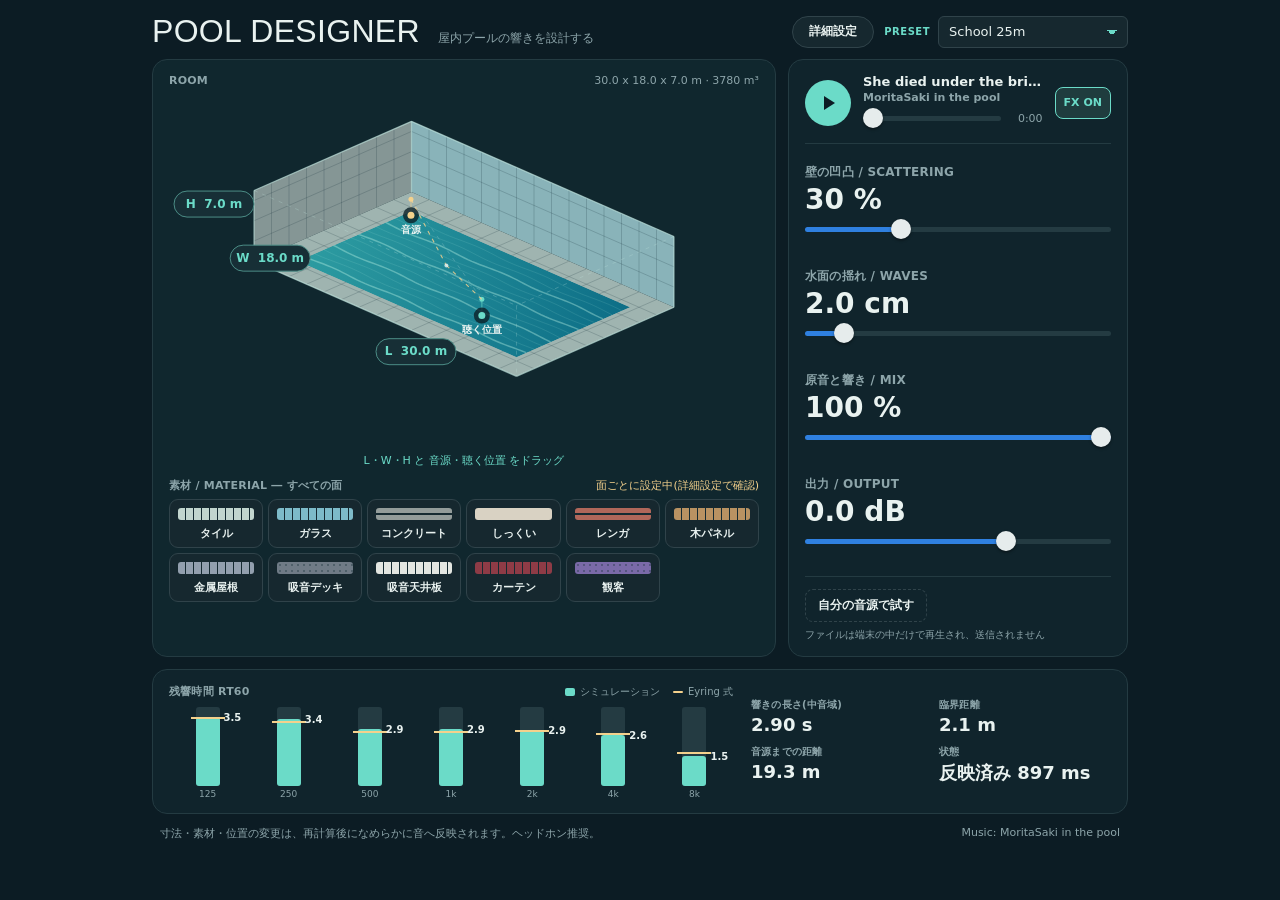
<file: index.html>
<!DOCTYPE html>
<html lang="ja">
<head>
  <meta charset="UTF-8" />
  <meta name="viewport" content="width=device-width,initial-scale=1" />
  <title>MoritaSaki in the pool</title>

  <!-- 念のためHTMLもノーキャッシュ -->
  <meta http-equiv="Cache-Control" content="no-cache, no-store, must-revalidate" />
  <meta http-equiv="Pragma" content="no-cache" />
  <meta http-equiv="Expires" content="0" />

  <style>
    html,body{
      height:100%; margin:0; background:#000;
      display:flex; align-items:center; justify-content:center;
    }
    img{ max-width:80vw; max-height:80vh; object-fit:contain; }
    .sr-only{ position:absolute; width:1px; height:1px; padding:0; margin:-1px; overflow:hidden; clip:rect(0,0,0,0); border:0; }
  </style>
</head>
<body>
  <!-- 画像一枚だけ表示（同じ階層に face.png を置く） -->
  <img src="./face.png" alt="loading" />
  <span class="sr-only">Redirecting…</span>

  <script>
    // JSONは毎回“新鮮”に取得：クエリへタイムスタンプ付与で端末・CDNのキャッシュ回避
    const cfgUrl = `./config.json?ts=${Date.now()}`;

    (async () => {
      try {
        const res = await fetch(cfgUrl, { cache: 'no-store' });
        if (!res.ok) throw new Error('config fetch failed');
        const conf = await res.json();

        // 1) シンプル指定：target があればそこへ
        if (typeof conf.target === 'string' && conf.target) {
          return location.replace(conf.target);
        }

        // 2) 期間切替（任意拡張）：routes があれば時間帯で選ぶ
        if (Array.isArray(conf.routes)) {
          const now = new Date();
          for (const r of conf.routes) {
            const from = r.from ? new Date(r.from) : new Date('1970-01-01');
            const to   = r.to   ? new Date(r.to)   : new Date('2999-12-31');
            if (now >= from && now < to && typeof r.url === 'string' && r.url) {
              return location.replace(r.url);
            }
          }
        }

        // 3) どれにも該当しない場合のフォールバック
        location.replace('https://example.com');
      } catch (e) {
        // JSON取得失敗時の保険
        location.replace('https://example.com');
      }
    })();
  </script>
</body>
</html>
</file>
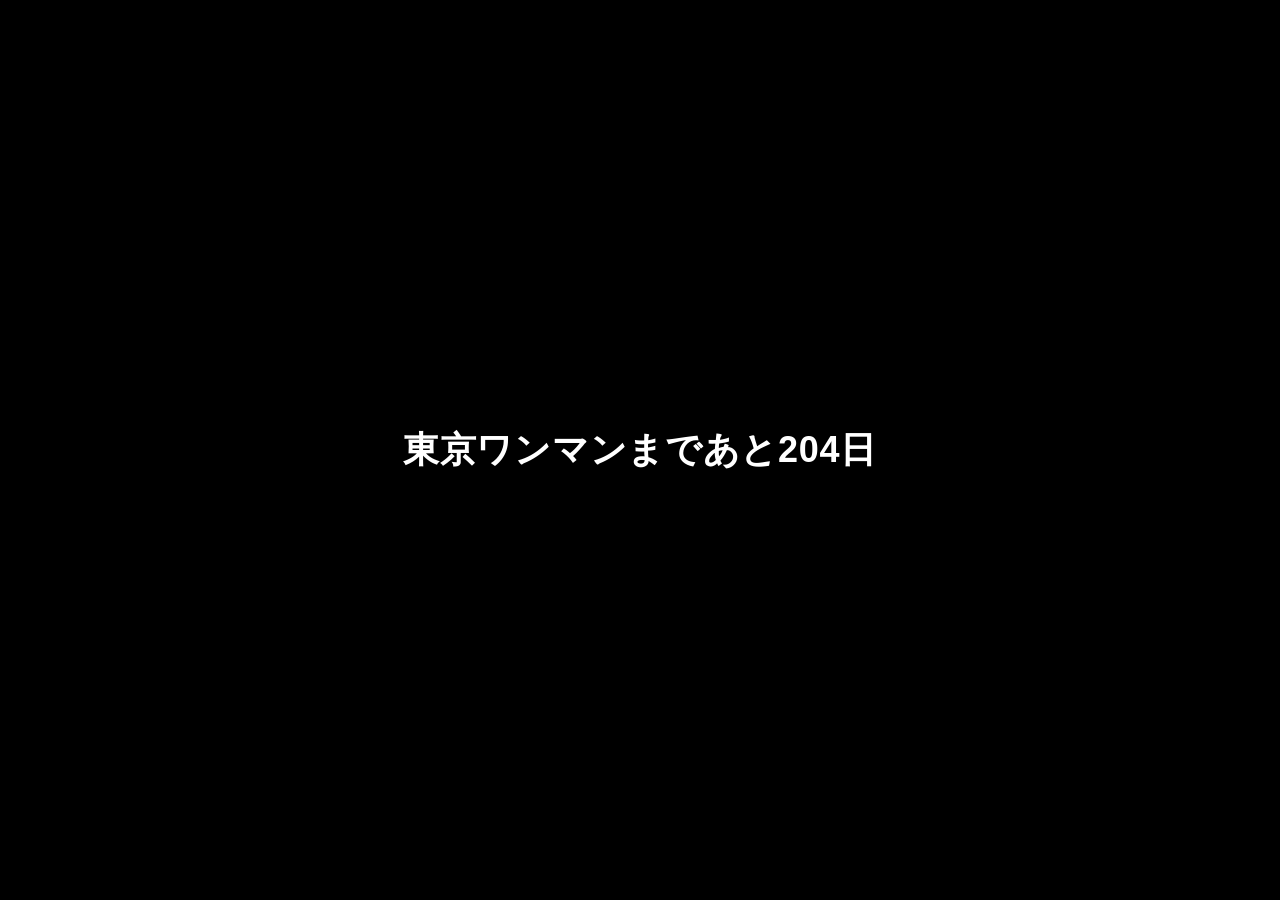
<file: kaiho/index.html>
<!DOCTYPE html>
<html lang="ja">
<head>
  <meta charset="utf-8">
  <meta name="viewport" content="width=device-width, initial-scale=1, viewport-fit=cover">
  <meta http-equiv="Cache-Control" content="no-cache, no-store, must-revalidate">
  <meta http-equiv="Pragma" content="no-cache">
  <meta http-equiv="Expires" content="0">
  <title>KAIHO</title>
  <link rel="stylesheet" href="./style.css?v=20260615-2">
</head>
<body>
  <canvas id="c" width="192" height="180" aria-label="P4 says hallo world"></canvas>
  <script type="module" src="./src/entry.js?v=20260615-2"></script>
</body>
</html>
</file>
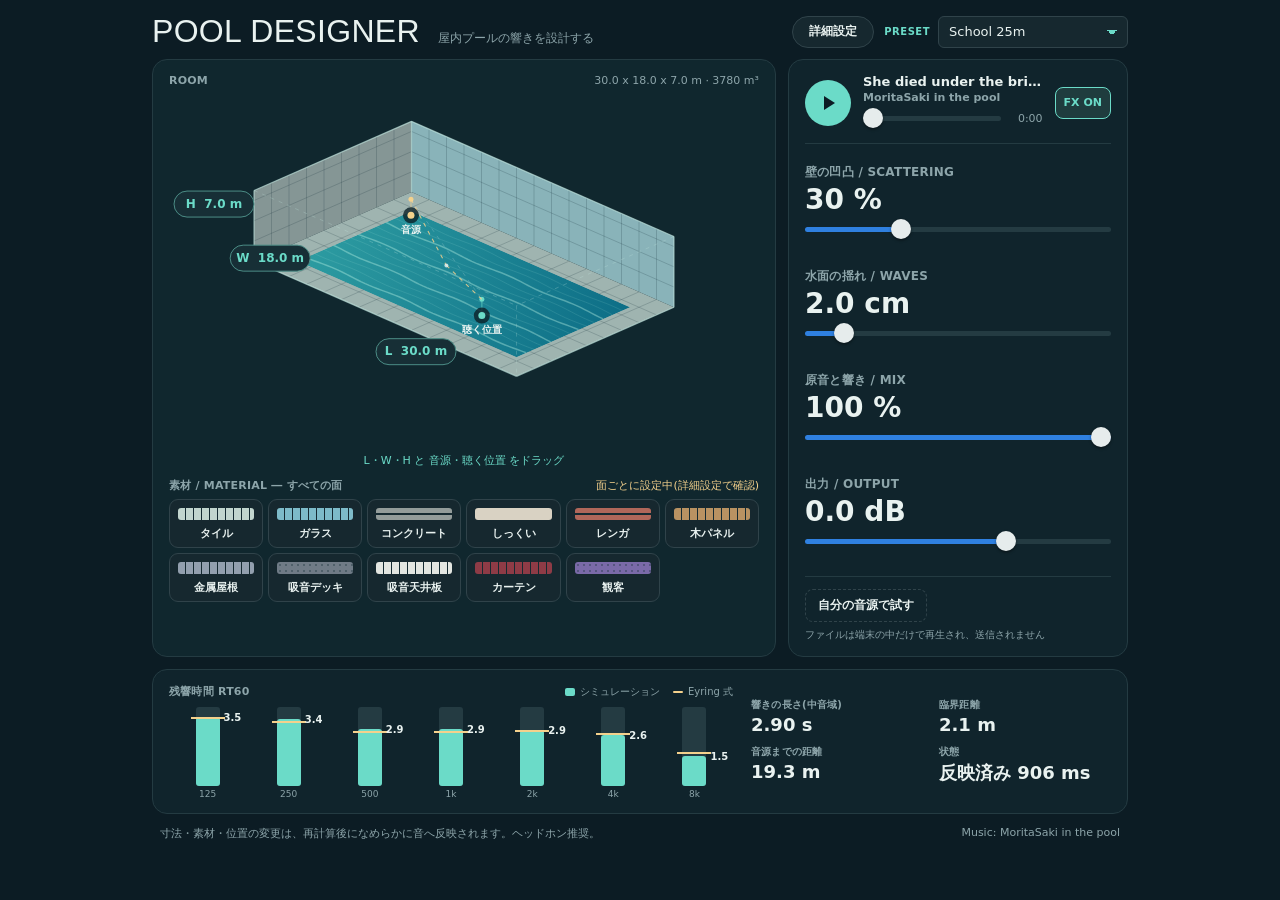
<file: pool-designer/index.html>
<!DOCTYPE html>
<html lang="ja">
<head>
  <meta charset="UTF-8" />
  <meta name="viewport" content="width=device-width,initial-scale=1,viewport-fit=cover" />
  <meta name="theme-color" content="#0c1c24" />
  <title>POOL DESIGNER</title>
  <meta name="description" content="屋内プールの響きを物理シミュレーションで設計して、曲にかけて聴けるブラウザアプリ" />
  <link rel="stylesheet" href="./style.css" />
  <!-- モジュールを最初からまとめて読み込み、import の待ちを減らす -->
  <link rel="modulepreload" href="./src/main.js" />
  <link rel="modulepreload" href="./src/room-model.js" />
  <link rel="modulepreload" href="./src/params.js" />
  <link rel="modulepreload" href="./src/scene.js" />
  <link rel="modulepreload" href="./src/engine.js" />
</head>
<body>
  <div class="app">
    <header class="top">
      <div class="brand">
        <h1>POOL DESIGNER</h1>
        <p>屋内プールの響きを設計する</p>
      </div>
      <div class="top-controls">
        <button id="detailToggle" class="pill" type="button" aria-pressed="false">詳細設定</button>
        <label class="preset">
          <span>PRESET</span>
          <select id="preset"></select>
        </label>
      </div>
    </header>

    <main class="layout">
      <section class="panel room">
        <div class="panel-head">
          <span class="label">ROOM</span>
          <span id="dims" class="muted"></span>
        </div>
        <canvas id="scene" aria-label="部屋の立体図。L・W・H と音源・聴く位置をドラッグできます"></canvas>
        <p class="hint">L・W・H と 音源・聴く位置 をドラッグ</p>

        <div id="surfaceBlock" class="detail-only">
          <div class="label">面 / SURFACE</div>
          <div id="surfaceTabs" class="scroll-row tabs"></div>
        </div>
        <div class="material-head">
          <span id="materialLabel" class="label">素材 / MATERIAL ― すべての面</span>
          <span id="customNote" class="note" hidden>面ごとに設定中(詳細設定で確認)</span>
        </div>
        <div id="materials" class="chips"></div>
        <div class="mix-row detail-only">
          <span class="label">混ぜる素材</span>
          <select id="materialB"></select>
          <span class="label">割合</span>
          <input id="mixB" type="range" min="0" max="1" step="0.01" />
          <span id="mixBValue" class="value-sm"></span>
        </div>
      </section>

      <section class="panel side">
        <div id="player" class="player">
          <button id="play" class="play" type="button" aria-label="再生">
            <svg viewBox="0 0 24 24" aria-hidden="true"><path id="playIcon" d="M8 5v14l11-7z" /></svg>
          </button>
          <div class="track">
            <div class="track-title"><span id="trackTitle">She died under the bridge</span><span class="muted" id="trackArtist">MoritaSaki in the pool</span></div>
            <div class="seek-row">
              <input id="seek" type="range" min="0" max="1000" value="0" aria-label="再生位置" />
              <span id="time" class="time">0:00</span>
            </div>
          </div>
          <button id="bypass" class="fx on" type="button" aria-pressed="true" title="エフェクトのオン/オフで原音と聴き比べ">FX ON</button>
        </div>
        <div id="sliders" class="sliders"></div>
        <label class="own-file">
          <input id="file" type="file" accept="audio/*" />
          <span>自分の音源で試す</span>
          <small>ファイルは端末の中だけで再生され、送信されません</small>
        </label>
      </section>

      <section class="panel stats">
        <div class="chart-wrap">
          <div class="chart-head"><span class="label">残響時間 RT60</span><span class="legend"><i class="sw sim"></i>シミュレーション <i class="sw ey"></i>Eyring 式</span></div>
          <div id="chart" class="chart"></div>
        </div>
        <div class="figures">
          <div><span class="label">響きの長さ(中音域)</span><b id="rtMid">–</b></div>
          <div><span class="label">臨界距離</span><b id="critical">–</b></div>
          <div><span class="label">音源までの距離</span><b id="distance">–</b></div>
          <div><span class="label">状態</span><b id="status">準備中…</b></div>
        </div>
      </section>
    </main>

    <footer class="foot">
      <span>寸法・素材・位置の変更は、再計算後になめらかに音へ反映されます。ヘッドホン推奨。</span>
      <span>Music: MoritaSaki in the pool</span>
    </footer>
  </div>

  <audio id="audio" src="./assets/she-died-under-the-bridge.mp3" preload="metadata" playsinline></audio>
  <script type="module" src="./src/main.js"></script>
</body>
</html>
</file>
<file: kaiho/style.css>
@font-face {
  font-family: "PixelMplus10";
  src: url("./fonts/PixelMplus10-Regular.ttf") format("truetype");
}

:root {
  color-scheme: dark;
}

html,
body {
  width: 100%;
  min-height: 100%;
  margin: 0;
  overflow-x: hidden;
  overflow-y: auto;
  background: #101820;
}

body {
  display: flex;
  flex-direction: column;
  align-items: center;
  justify-content: flex-start;
}

body.countdown-mode {
  width: 100%;
  height: 100vh;
  min-height: 100vh;
  height: 100dvh;
  min-height: 100dvh;
  overflow: hidden;
  justify-content: center;
  background: #000;
}

body.countdown-mode canvas {
  display: none;
}

.countdown-message {
  margin: 0;
  padding: 24px;
  color: #fff;
  font-family:
    -apple-system, BlinkMacSystemFont, "Hiragino Sans", "Yu Gothic",
    sans-serif;
  font-size: clamp(20px, 5vw, 36px);
  font-weight: 600;
  line-height: 1.5;
  text-align: center;
  letter-spacing: 0.02em;
  -webkit-font-smoothing: antialiased;
}

canvas {
  display: block;
  background: #18242d;
  image-rendering: pixelated;
  image-rendering: crisp-edges;
  user-select: none;
  -webkit-user-select: none;
  -webkit-touch-callout: none;
}

#mobile-ctrl [data-key-tap],
#mobile-ctrl #mobile-capture {
  display: none !important;
}
</file>
<file: pool-designer/style.css>
:root {
  --bg: #0c1c24;
  --panel: #10272e;
  --panel-alt: #10242c;
  --edge: #243b42;
  --ink: #e9f2f0;
  --muted: #8da5aa;
  --aqua: #6bdbc8;
  --gold: #f4d18c;
  --blue: #2f80e0;
  --chip: #16282f;
  --chip-hover: #1a3038;
  --chip-on: #1f3c3e;
  --chip-edge: #30434a;
  color-scheme: dark;
}

* { box-sizing: border-box; }
html, body { margin: 0; background: var(--bg); color: var(--ink); }
body {
  font-family: system-ui, -apple-system, "Hiragino Sans", "Noto Sans JP", "Yu Gothic UI", sans-serif;
  -webkit-font-smoothing: antialiased;
  -webkit-tap-highlight-color: transparent;
}
button, select, input { font: inherit; color: inherit; }
[hidden] { display: none !important; }

.app { max-width: 1000px; margin: 0 auto; padding: 14px 12px 20px; }

/* ヘッダー */
.top { display: flex; align-items: center; justify-content: space-between; gap: 12px; margin-bottom: 10px; flex-wrap: wrap; }
.brand { display: flex; align-items: baseline; gap: 18px; flex-wrap: wrap; }
.brand h1 { margin: 0; font: 300 32px/1.1 "Helvetica Neue", Helvetica, Arial, sans-serif; letter-spacing: 0.01em; }
.brand p { margin: 0; color: var(--muted); font-size: 12px; }
.top-controls { display: flex; align-items: center; gap: 10px; }
.preset { display: flex; align-items: center; gap: 8px; }
.preset span { color: var(--aqua); font-size: 10px; font-weight: 700; letter-spacing: 0.05em; }
select {
  background: var(--chip); border: 1px solid var(--chip-edge); border-radius: 6px;
  padding: 6px 28px 6px 10px; font-size: 13px; min-height: 32px;
  appearance: none; -webkit-appearance: none;
  background-image: linear-gradient(45deg, transparent 50%, var(--aqua) 50%), linear-gradient(135deg, var(--aqua) 50%, transparent 50%);
  background-position: calc(100% - 15px) 55%, calc(100% - 10px) 55%;
  background-size: 5px 5px; background-repeat: no-repeat;
}
#preset { min-width: 190px; }

.pill {
  background: var(--chip); border: 1px solid var(--chip-edge); border-radius: 999px;
  padding: 6px 16px; font-size: 12px; font-weight: 700; cursor: pointer; min-height: 32px;
}
.pill:hover { background: var(--chip-hover); }
.pill[aria-pressed="true"] { background: var(--chip-on); border-color: var(--aqua); color: var(--aqua); }

/* パネル */
.layout { display: grid; grid-template-columns: minmax(0, 1fr) 340px; gap: 12px; }
.panel { background: var(--panel); border: 1px solid var(--edge); border-radius: 15px; padding: 14px 16px; min-width: 0; }
.side, .stats { background: var(--panel-alt); }
.stats { grid-column: 1 / -1; display: grid; grid-template-columns: minmax(0, 1fr) 360px; gap: 18px; align-items: center; }

.label { color: var(--muted); font-size: 11px; font-weight: 700; letter-spacing: 0.02em; }
.muted { color: var(--muted); font-size: 11px; }
.panel-head { display: flex; justify-content: space-between; align-items: center; gap: 8px; }
.hint { text-align: center; color: var(--aqua); font-size: 11px; margin: 2px 0 10px; }
.note { color: var(--gold); font-size: 11px; }

#scene { width: 100%; aspect-ratio: 584 / 360; display: block; touch-action: pan-y; user-select: none; -webkit-user-select: none; }
body.detail #scene { aspect-ratio: 584 / 290; }

.detail-only { display: none; }
body.detail .detail-only { display: block; }
body.detail .mix-row.detail-only { display: flex; }

.scroll-row { display: flex; gap: 5px; margin: 6px 0 12px; }
.tab {
  flex: 1 1 0; white-space: nowrap; background: var(--chip); border: 1px solid var(--chip-edge); border-radius: 13px;
  padding: 5px 6px; font-size: 11px; font-weight: 700; cursor: pointer; min-height: 28px;
}
.tab:hover { background: var(--chip-hover); }
.tab.on { background: var(--chip-on); border-color: var(--aqua); color: var(--aqua); }

.material-head { display: flex; justify-content: space-between; align-items: center; gap: 8px; margin-bottom: 6px; }
.chips { display: grid; grid-template-columns: repeat(6, minmax(0, 1fr)); gap: 5px; }
.chip {
  background: var(--chip); border: 1px solid var(--chip-edge); border-radius: 9px; padding: 8px 8px 6px;
  cursor: pointer; display: flex; flex-direction: column; gap: 6px; align-items: stretch; min-height: 46px;
}
.chip:hover { background: var(--chip-hover); }
.chip.on { background: var(--chip-on); border-color: var(--aqua); }
.chip.on span { color: var(--aqua); }
.chip i { display: block; height: 12px; border-radius: 3px; }
.chip span { font-size: 11px; font-weight: 700; text-align: center; white-space: nowrap; overflow: hidden; text-overflow: ellipsis; }

.mix-row { align-items: center; gap: 10px; margin-top: 12px; }
.mix-row select { min-width: 130px; }
.mix-row input { flex: 1; }
.value-sm { font-weight: 700; font-size: 15px; min-width: 48px; text-align: right; }

/* スライダー */
input[type="range"] {
  -webkit-appearance: none; appearance: none; width: 100%; height: 26px; background: transparent; cursor: pointer; margin: 0;
  --pct: 0%;
}
input[type="range"]::-webkit-slider-runnable-track {
  height: 5px; border-radius: 3px; background: linear-gradient(to right, var(--blue) var(--pct), var(--edge) var(--pct));
}
input[type="range"]::-moz-range-track { height: 5px; border-radius: 3px; background: var(--edge); }
input[type="range"]::-moz-range-progress { height: 5px; border-radius: 3px; background: var(--blue); }
input[type="range"]::-webkit-slider-thumb {
  -webkit-appearance: none; width: 20px; height: 20px; border-radius: 50%; background: #e6ecec; margin-top: -7.5px;
  box-shadow: 0 1.5px 3px rgba(0, 0, 0, 0.4); border: 0;
}
input[type="range"]::-moz-range-thumb { width: 20px; height: 20px; border-radius: 50%; background: #e6ecec; border: 0; box-shadow: 0 1.5px 3px rgba(0, 0, 0, 0.4); }
input[type="range"]:focus-visible { outline: 2px solid var(--aqua); outline-offset: 2px; border-radius: 4px; }

.sliders { display: flex; flex-direction: column; gap: 8px; margin-top: 12px; }
.row-head { display: flex; justify-content: space-between; align-items: baseline; gap: 8px; }
.row .value { font-weight: 700; font-size: 17px; font-variant-numeric: tabular-nums; }
body:not(.detail) .sliders { gap: 22px; margin-top: 20px; }
body:not(.detail) .row-head { flex-direction: column; align-items: flex-start; gap: 2px; }
body:not(.detail) .row .label { font-size: 12px; }
body:not(.detail) .row .value { font-size: 28px; }

/* プレイヤー */
.player { display: flex; align-items: center; gap: 12px; padding-bottom: 12px; border-bottom: 1px solid var(--edge); }
.play {
  flex: none; width: 46px; height: 46px; border-radius: 50%; border: 0; background: var(--aqua); color: #0c1c24; cursor: pointer;
  display: grid; place-items: center;
}
.play svg { width: 24px; height: 24px; fill: currentColor; }
.track { flex: 1; min-width: 0; }
.track-title { display: flex; flex-direction: column; font-size: 13px; font-weight: 700; line-height: 1.3; }
.track-title span { white-space: nowrap; overflow: hidden; text-overflow: ellipsis; }
.seek-row { display: flex; align-items: center; gap: 8px; }
.time { font-size: 11px; color: var(--muted); font-variant-numeric: tabular-nums; min-width: 34px; text-align: right; }
.fx {
  flex: none; border-radius: 8px; border: 1px solid var(--chip-edge); background: var(--chip); padding: 6px 8px;
  font-size: 11px; font-weight: 800; cursor: pointer; min-height: 32px; color: var(--muted);
}
.fx.on { color: var(--aqua); border-color: var(--aqua); background: var(--chip-on); }

.own-file { display: block; margin-top: 18px; padding-top: 12px; border-top: 1px solid var(--edge); cursor: pointer; }
.own-file input { position: absolute; opacity: 0; width: 1px; height: 1px; }
.own-file span { display: inline-block; border: 1px dashed var(--chip-edge); border-radius: 8px; padding: 7px 12px; font-size: 12px; font-weight: 700; }
.own-file:hover span, .own-file input:focus-visible + span { border-color: var(--aqua); color: var(--aqua); }
.own-file small { display: block; color: var(--muted); font-size: 10px; margin-top: 6px; }

/* 残響時間のグラフ */
.chart-head { display: flex; justify-content: space-between; align-items: center; gap: 8px; flex-wrap: wrap; }
.legend { color: var(--muted); font-size: 10px; display: flex; align-items: center; gap: 5px; }
.sw { display: inline-block; width: 10px; height: 8px; border-radius: 2px; }
.sw.sim { background: var(--aqua); }
.sw.ey { height: 2px; background: var(--gold); margin-left: 8px; }
.chart { display: grid; grid-template-columns: repeat(7, 1fr); gap: 4px; height: 92px; margin-top: 8px; }
.band { display: flex; flex-direction: column; align-items: center; min-width: 0; }
.bar { position: relative; flex: 1; width: 24px; background: var(--edge); border-radius: 3px; }
.bar .fill { position: absolute; left: 0; right: 0; bottom: 0; background: var(--aqua); border-radius: 3px; transition: height 0.3s, opacity 0.2s; }
.bar .ey { position: absolute; left: -5px; right: -5px; height: 2px; background: var(--gold); transition: bottom 0.3s; }
.bar .v { position: absolute; left: 28px; font-size: 10px; font-weight: 700; white-space: nowrap; transform: translateY(50%); transition: bottom 0.3s; }
.band small { color: var(--muted); font-size: 9px; margin-top: 3px; }
body.updating .bar .fill { opacity: 0.35; }

.figures { display: grid; grid-template-columns: 1fr 1fr; gap: 10px 16px; }
.figures div { display: flex; flex-direction: column; gap: 2px; }
.figures .label { font-size: 10px; }
.figures b { font-size: 18px; font-variant-numeric: tabular-nums; }

.foot { display: flex; justify-content: space-between; gap: 12px; flex-wrap: wrap; color: var(--muted); font-size: 11px; margin-top: 12px; padding: 0 8px; }

/* スマホ */
@media (max-width: 760px) {
  .app { padding: 10px 10px calc(96px + env(safe-area-inset-bottom)); }
  .top { gap: 8px; }
  .brand { gap: 10px; }
  .brand h1 { font-size: 24px; }
  .top-controls { width: 100%; }
  .preset { flex: 1; }
  #preset { flex: 1; min-width: 0; }
  .layout { grid-template-columns: minmax(0, 1fr); gap: 10px; }
  .panel { padding: 12px; border-radius: 13px; }
  #scene, body.detail #scene { aspect-ratio: 1.7; }
  .scroll-row, .chips { display: flex; overflow-x: auto; gap: 6px; scrollbar-width: none; margin-left: -12px; margin-right: -12px; padding: 0 12px 4px; scroll-snap-type: x proximity; }
  .scroll-row::-webkit-scrollbar, .chips::-webkit-scrollbar { display: none; }
  .tab { flex: none; padding: 8px 12px; font-size: 12px; min-height: 36px; scroll-snap-align: start; }
  .chip { flex: none; width: 100px; min-height: 58px; scroll-snap-align: start; }
  .chip span { font-size: 12px; }
  .material-head { flex-direction: column; align-items: flex-start; gap: 2px; }
  .mix-row { flex-wrap: wrap; }
  .mix-row select { flex: 1; }
  .mix-row input { flex-basis: 100%; order: 5; }
  input[type="range"] { height: 36px; }
  input[type="range"]::-webkit-slider-thumb { width: 28px; height: 28px; margin-top: -11.5px; }
  input[type="range"]::-moz-range-thumb { width: 28px; height: 28px; }
  body:not(.detail) .sliders { gap: 14px; margin-top: 4px; }
  body:not(.detail) .row .value { font-size: 24px; }
  .sliders { margin-top: 4px; }

  /* 再生バーは画面下に固定 */
  .player {
    position: fixed; left: 0; right: 0; bottom: 0; z-index: 10; margin: 0;
    padding: 10px 12px calc(10px + env(safe-area-inset-bottom));
    background: rgba(16, 36, 44, 0.96); border-top: 1px solid var(--edge); border-bottom: 0;
    backdrop-filter: blur(10px); -webkit-backdrop-filter: blur(10px);
  }
  .play { width: 50px; height: 50px; }
  .fx { min-height: 40px; padding: 8px 10px; }

  .stats { grid-template-columns: minmax(0, 1fr); gap: 14px; }
  .bar { width: 20px; }
  .bar .v { left: 22px; }
  .foot { flex-direction: column; gap: 4px; }
}
</file>
